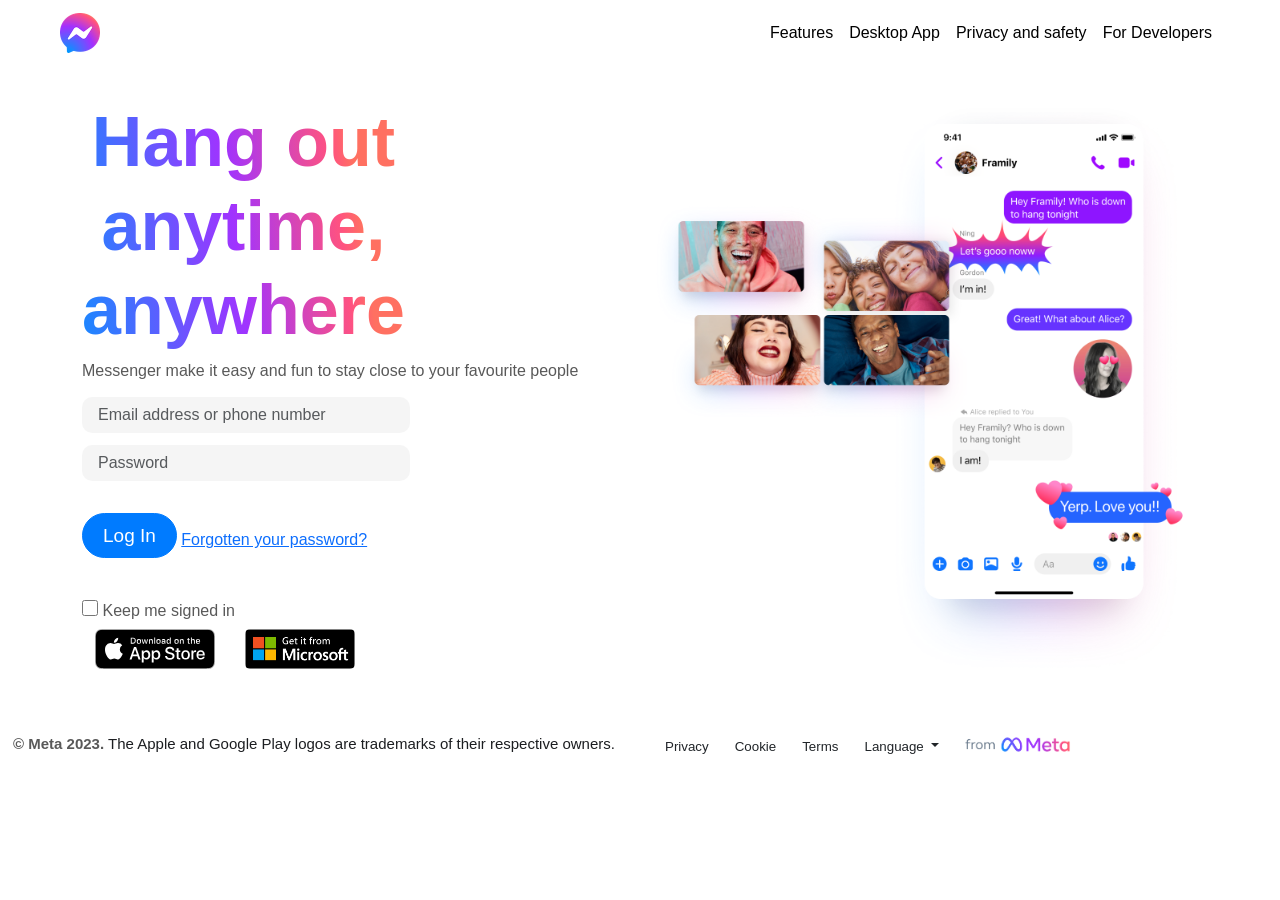
<file: index.html>
<!DOCTYPE html>
<html>
<head>
  <meta charset="UTF-8">
  <meta http-equiv="X-UA-Compatible" content="IE=edge">
  <meta name="viewport" content="width=device-width, initial-scale=1.0">
<link href="https://cdn.jsdelivr.net/npm/bootstrap@5.3.0/dist/css/bootstrap.min.css" rel="stylesheet" integrity="sha384-9ndCyUaIbzAi2FUVXJi0CjmCapSmO7SnpJef0486qhLnuZ2cdeRhO02iuK6FUUVM" crossorigin="anonymous">
<link href="style/style.css" rel="stylesheet">
<title>Messenger</title>
<link rel="icon" href="images/120009688_325579128711709_1736249742330805861_n.png" type="png">
</head>
<body>
  <!-- Header section -->
<section class="header-section">
  <div class="container-fluid position-fixed dont-pad-me ">
    <div class="row">
      <div class="col-lg-12">
        <nav class="navbar navbar-expand-md bg-white ps-5 pe-5">
          <div class="container-fluid">
            <a class="navbar-brand" href="#"><img src="images/120009688_325579128711709_1736249742330805861_n.png" style="width: 40px;"></a>
             <button class="navbar-toggler" type="button" data-bs-toggle="collapse" data-bs-target="#navbarTogglerDemo02" aria-controls="navbarTogglerDemo02" aria-expanded="false" aria-label="Toggle navigation">
              <span class="navbar-toggler-icon"></span>
             </button>
            <div class="collapse navbar-collapse" id="navbarTogglerDemo02">
              <ul class="navbar-nav ms-auto mb-2 mb-lg-0">
                <li class="nav-item">
                  <a class="nav-link active" href="https://www.messenger.com/features">Features</a>
                </li>
                <li class="nav-item">
                  <a class="nav-link active" href="https://www.messenger.com/desktop">Desktop App</a>
                </li>
                <li class="nav-item">
                  <a class="nav-link active" href="https://www.messenger.com/privacy">Privacy and safety</a>
                </li>
                <li class="nav-item">
                  <a class="nav-link active" href="https://developers.facebook.com/products/messenger/">For Developers</a>
                </li>
              </ul>
              
            </div>
          </div>
        </nav>
      </div>
    </div>
  </div>
</section>
<!--  -->

<!-- main -->
        <main class="container  mb-5">
          <div class="row">
               <div class="heading  col-lg-6 col-12">
                  <div class="text  d-inline-block"><h1>Hang out<br>anytime,<br class="br2"> anywhere </h1></div>
                      <div class="subheading">
                         <p>Messenger make it easy and fun to stay close to your favourite people</p>
                      </div>
                  
                      <form class="pl-3" onsubmit="validate()">
                          <div class="form-group" >
                              <input type="email" class="form-control" id="exampleInputEmail1" aria-describedby="emailHelp" placeholder="Email address or phone number" >   
                          </div>
                          <div class="form-group">
                             <input type="password" class="form-control" id="exampleInputPassword1" placeholder="Password">
                          </div>
                          <button type="submit" class="btn btn-primary" >Log In</button>
                            <a class="forget-pass" href="">Forgotten your password?</a>
                        <div>
                          <input type="checkbox" value="1" class="check-box">
                          <label  class="ml-2" id="n">Keep me signed in</label>
                        </div>
                      </form>
                      <div class="btnimgd">
                        <button class="btnimg btn  rounded-0"><a href="https://www.apple.com/in/app-store/"><img src="images/bt1.svg"></button></a>
                      <button class="btnimg btn  rounded-0"><a href="https://apps.microsoft.com/store/apps"><img src="images/bt2.png" style="width:110px;border-radius: 5px;"></button></a>
                      </div>
              </div>
              <div class="image1  col-lg-6 col-12"> 
                  <img src="images/rightimg.png" style="width: 100%;">
              </div>
            </div>
        </main>
        <!--   -->
<!-- footer -->
<footer class="pb-5">
    <div class="row">
          <div class="col-lg-6 col-ms-12 col-12"><p class="bottom"><strong>© Meta 2023.</strong>
             The Apple and Google Play logos are trademarks of their respective owners.</p>
          </div>
          <div class="fotright col-lg-6 col-12 d-flex ">
              <button class="btn rounded-0 ">Privacy</button>
              <button class="btn rounded-0 ">Cookie</button>
              <button class="btn rounded-0 ">Terms</button>
              <button class="btn dropdown-toggle rounded-0 " type="button" data-bs-toggle="dropdown" aria-expanded="false">
                Language
              </button>
              <ul class="dropdown-menu">
                <li><a class="dropdown-item" href="#">English(UK)</a></li>
                <li><a class="dropdown-item" href="#">Urudu</a></li>
                <li><a class="dropdown-item" href="#">Malayalam</a></li>
                <li><a class="dropdown-item" href="#">Spanish</a></li>
                <li><a class="dropdown-item" href="#">French</a></li>
                <li><a class="dropdown-item" href="#">Arabic</a></li>
                <li><a class="dropdown-item" href="">हिन्द</a></li>
              </ul>
              <div class="metaImg"><img src="images/meta copy.jpg" style="width: 40%;" ></div>
          </div>

      </div>

</footer>
<!--  -->
  <script src="style/validate.js"></script>
  
    <script src="https://cdn.jsdelivr.net/npm/bootstrap@5.3.0/dist/js/bootstrap.bundle.min.js" integrity="sha384-geWF76RCwLtnZ8qwWowPQNguL3RmwHVBC9FhGdlKrxdiJJigb/j/68SIy3Te4Bkz" crossorigin="anonymous"></script>
</body>
</html>
</file>
<file: style/style.css>
*{
    font-family: Helvetica, Arial, sans-serif;
    color: #1c1e21;
    line-height: 1.34;
    color: #595959;
}
.dont-pad-me {
    padding-right: 0;
    padding-left: 0;
    top: 0;
}
main
{
    margin-top: 100px;
}

 .text h1
 {
    color: transparent;
    -webkit-background-clip: text;

    background-image:linear-gradient(82.32deg, #0099FF -9.17%, #A033FF 47.19%, #FF5280 77.23%, #FF7061 83.26%);
    font-size: 70px;
    font-weight: bolder;
    text-align: center;
 }
 
 .form-control{
    width: 60%;
    background: rgba(0, 0, 0, .04);
	border: none;
	border-radius: 10px;
	box-sizing: border-box;
	color: rgba(0, 0, 0, 1);
	display: block;
	font-family: Calibre, Helvetica;
	font-size: 16px;
	height: 36px;
	margin-bottom: 12px;
	padding: 8px 16px;
}
.btn-primary{
    color: #fff;
	background-color: #007bff;
	border-color: #007bff;
	font-weight: 400;
	line-height: 17px;
	border-radius: 24px;
	display: inline-block;
	font-family: Calibre, Helvetica Neue, Segoe UI, Helvetica, Arial, Lucida Grande, sans-serif;
	font-size: 19px;
	height: 2.8rem;
	margin-bottom: 30px;
	margin-top: 20px;
	padding: 0px 20px 0;

}
.nav-link:hover
{
    text-decoration: 3px underline #4976d1;
}
.btn:hover
{
    border-bottom: 3px solid #3c8ac9;
}
.check-box
{
    
	width: 16px;
	height: 16px;
	margin-top: 12px;
    font-size: .89rem;
   
}

.bottom
{
    margin-top: 10px;
    font-size: 15px;
    text-align: center;
    color: #1c1e21;
}
.fotright button
{
   font-size: smaller;
}
@media screen and (max-width: 990px){

    .text h1{
        text-align: center;
         font-size: 50px;
    }
    .br2
    {
        display: none;
    }
    .heading
    { 
        padding-left: 14%;
        height: 550px;
    }
    .form-control
    {
        width: 70%;
    }
    .image1
    {
        margin-left: 100px;
    }
    .subheading p
    {
    font-size: 19px;
    text-align: center;
    }
    .subheading
    {
    margin-top: 15px;
     width: 80%; 
    }
    .image1
    {
        width: 65%;
    }
    .bottom
    {
    font-size: 13px;
    text-align: center;
    }
    .fotright
    {
        font-size: 13px;
        width: 50%;
        height: 30px;
        margin-left: 30%;
        
    }
    .btn{
        font-size:small;
    }
  }

  @media screen and (max-width: 767px) {
    .fotright {
        margin: auto;
        align-items: center;
        width: 80%;
    }
    .bottom {
        font-size: 13px;
        text-align: center;
        width: auto;
        margin: auto;
    }
    .text h1 {
        text-align: left;
  }
}

  @media screen and (max-width: 450px) {
    .image1{
        margin-top: 10%;
    }
    .fotright{
        margin: 0;
        width: 100%;
        font-size: 90%;
       }
  }
  @media screen and (max-width: 350px) {
    .btnimg{
        margin-top: 5%;
    }
    .image1 {
        width: 100%;
     margin: 10% 2%;
     
   }
   .heading{
    height: auto;
   }
   .btnimgd{
    display: flex;
    flex-wrap: wrap;
   }
   .container{
    display: flex;
    flex-wrap: wrap;
   }
   .fotright{
    margin: 0;
    width: 100%;
    font-size: 90%;

   }
   
   
   .fotright button {
    font-size: x-small;
    padding: 3% 3%;
    }
    .form-control {
        width: 100%;

  }
  .forget-pass{
    font-size: 90%;
  }
  .submit{
    
        font-size: xx-small;
    
  }
}
</file>
